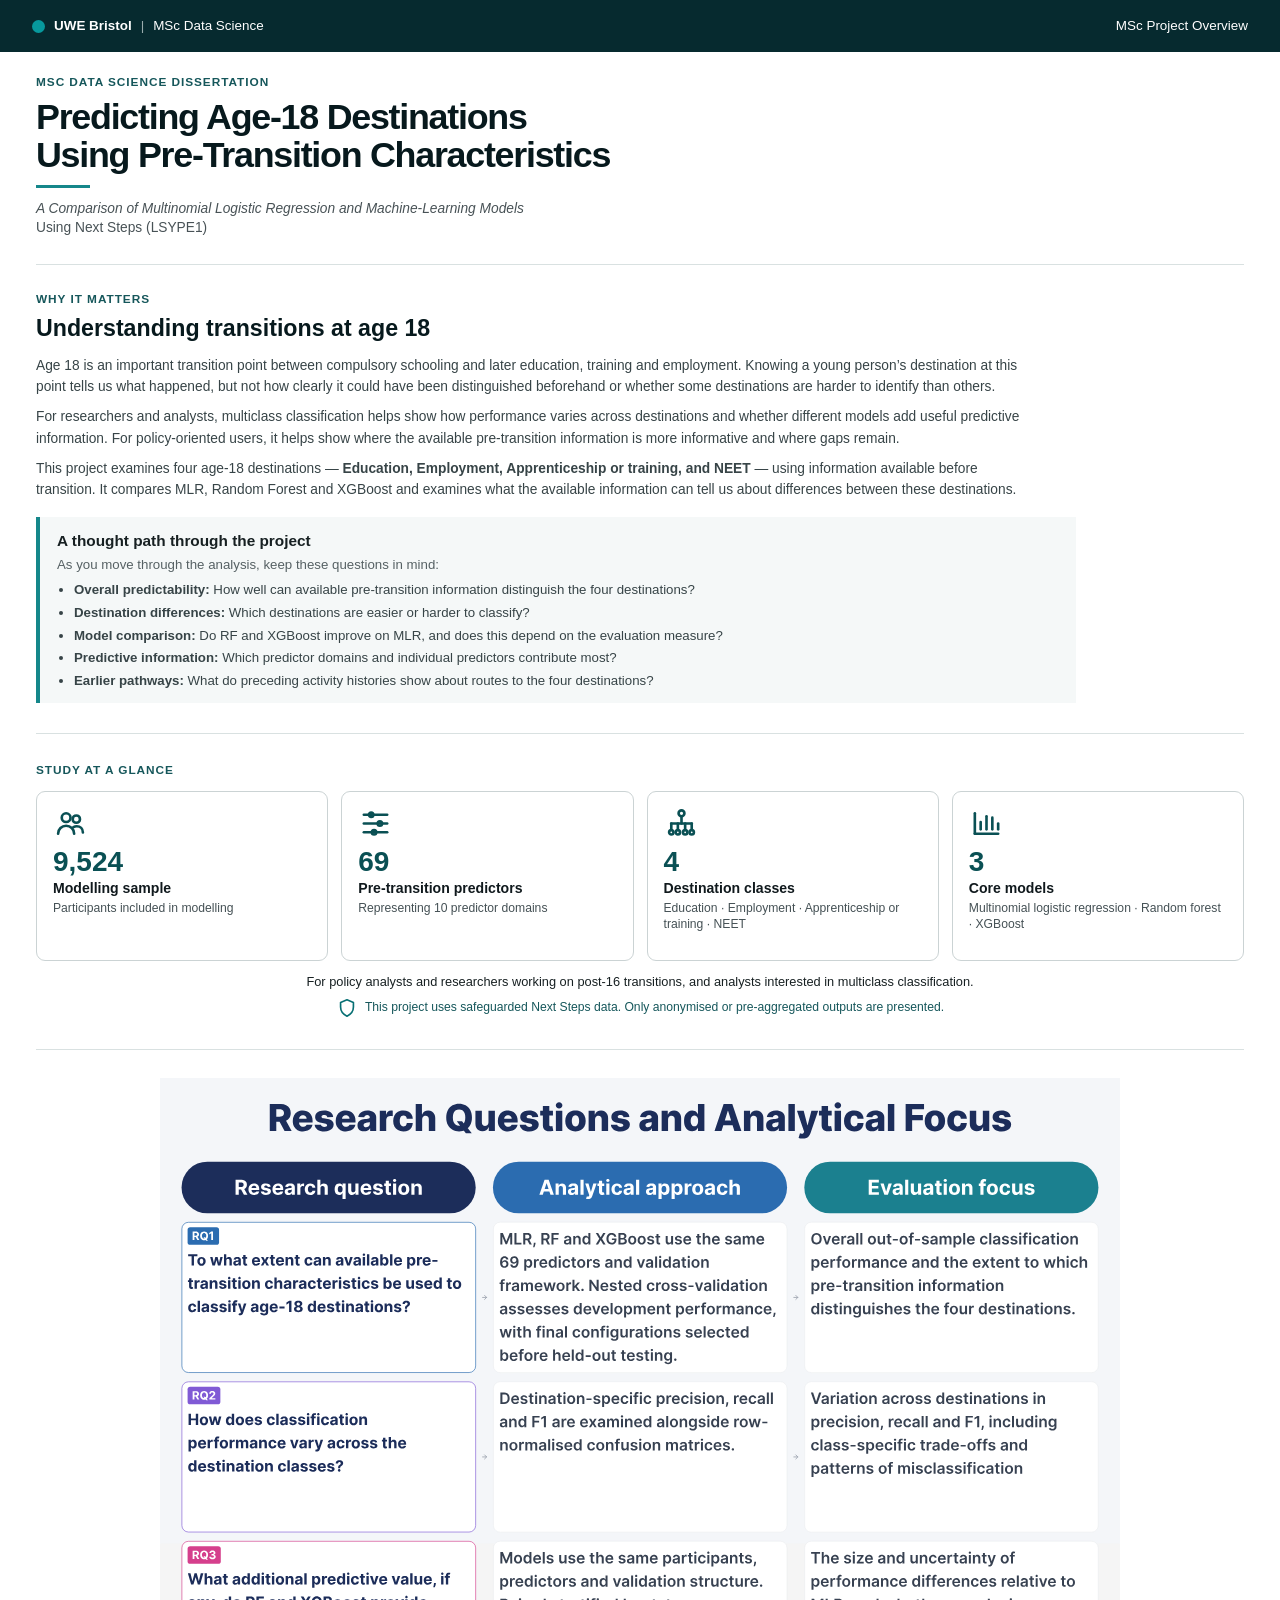
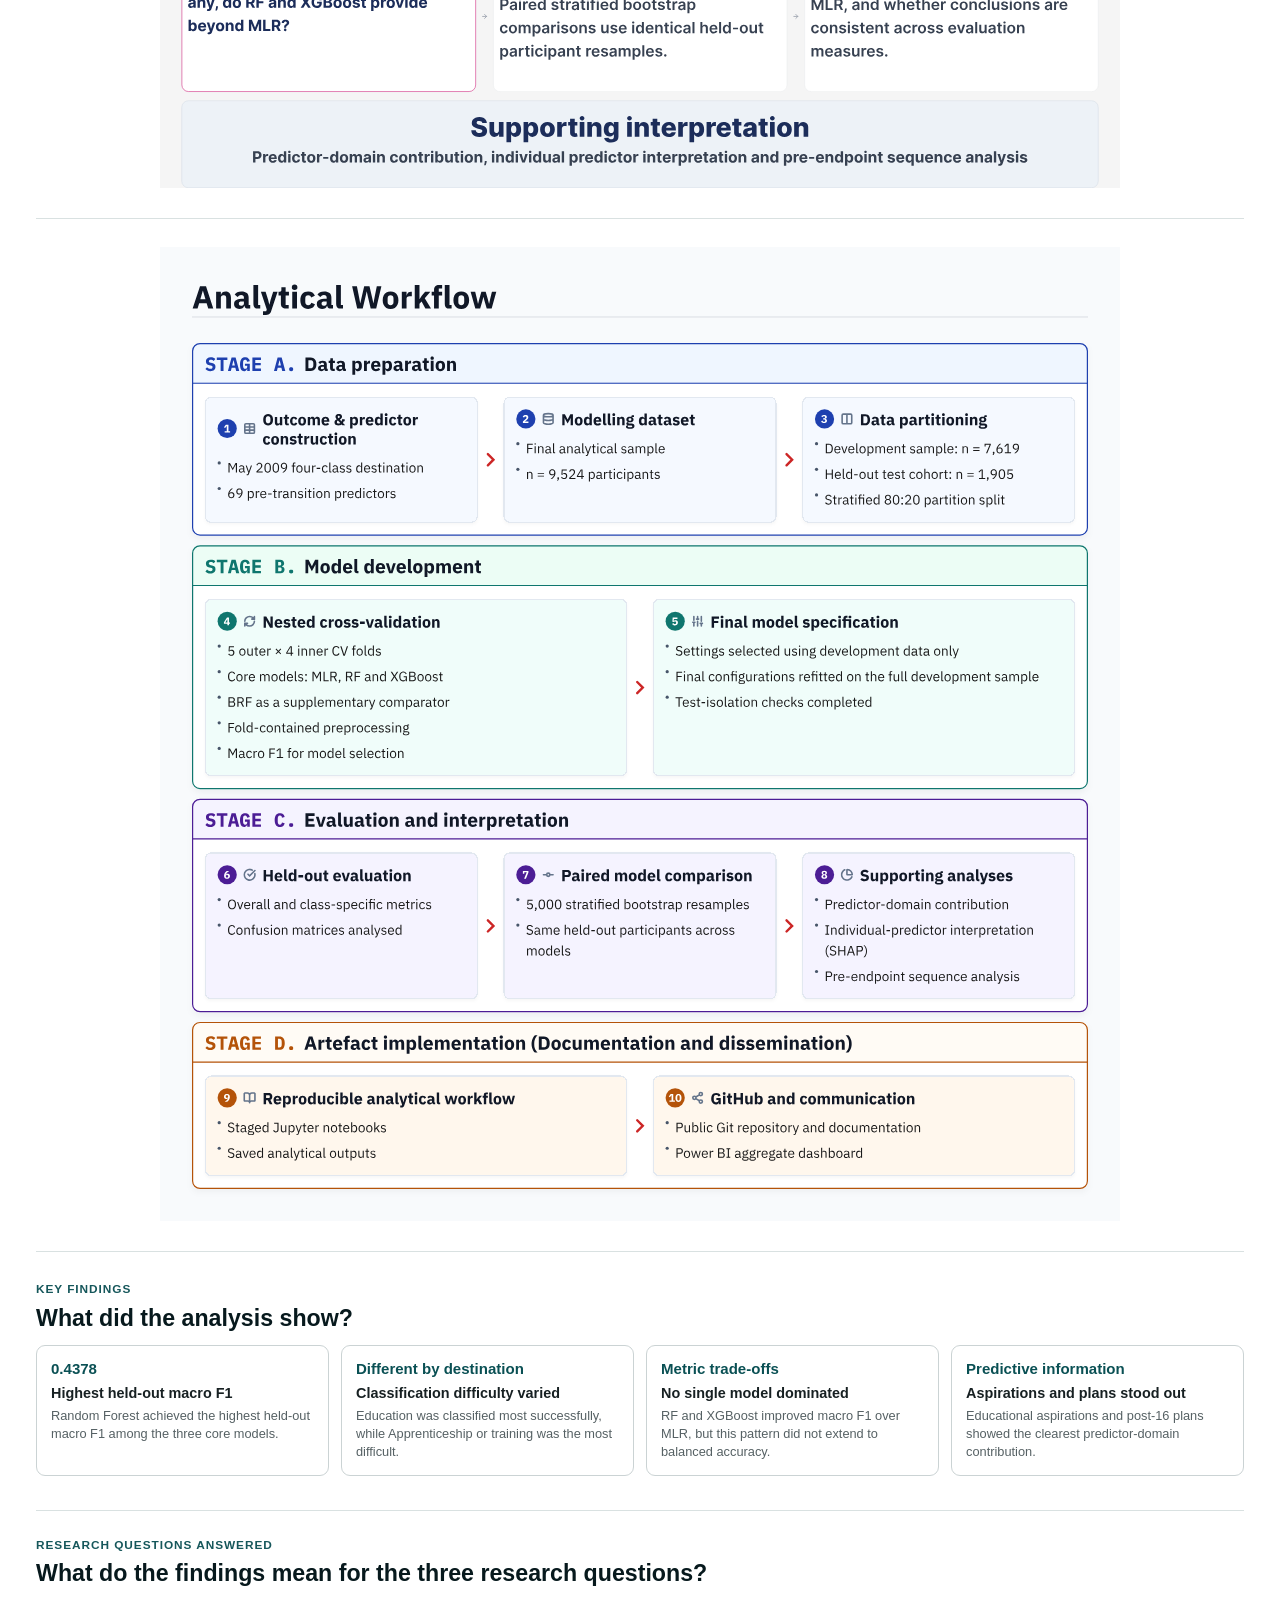
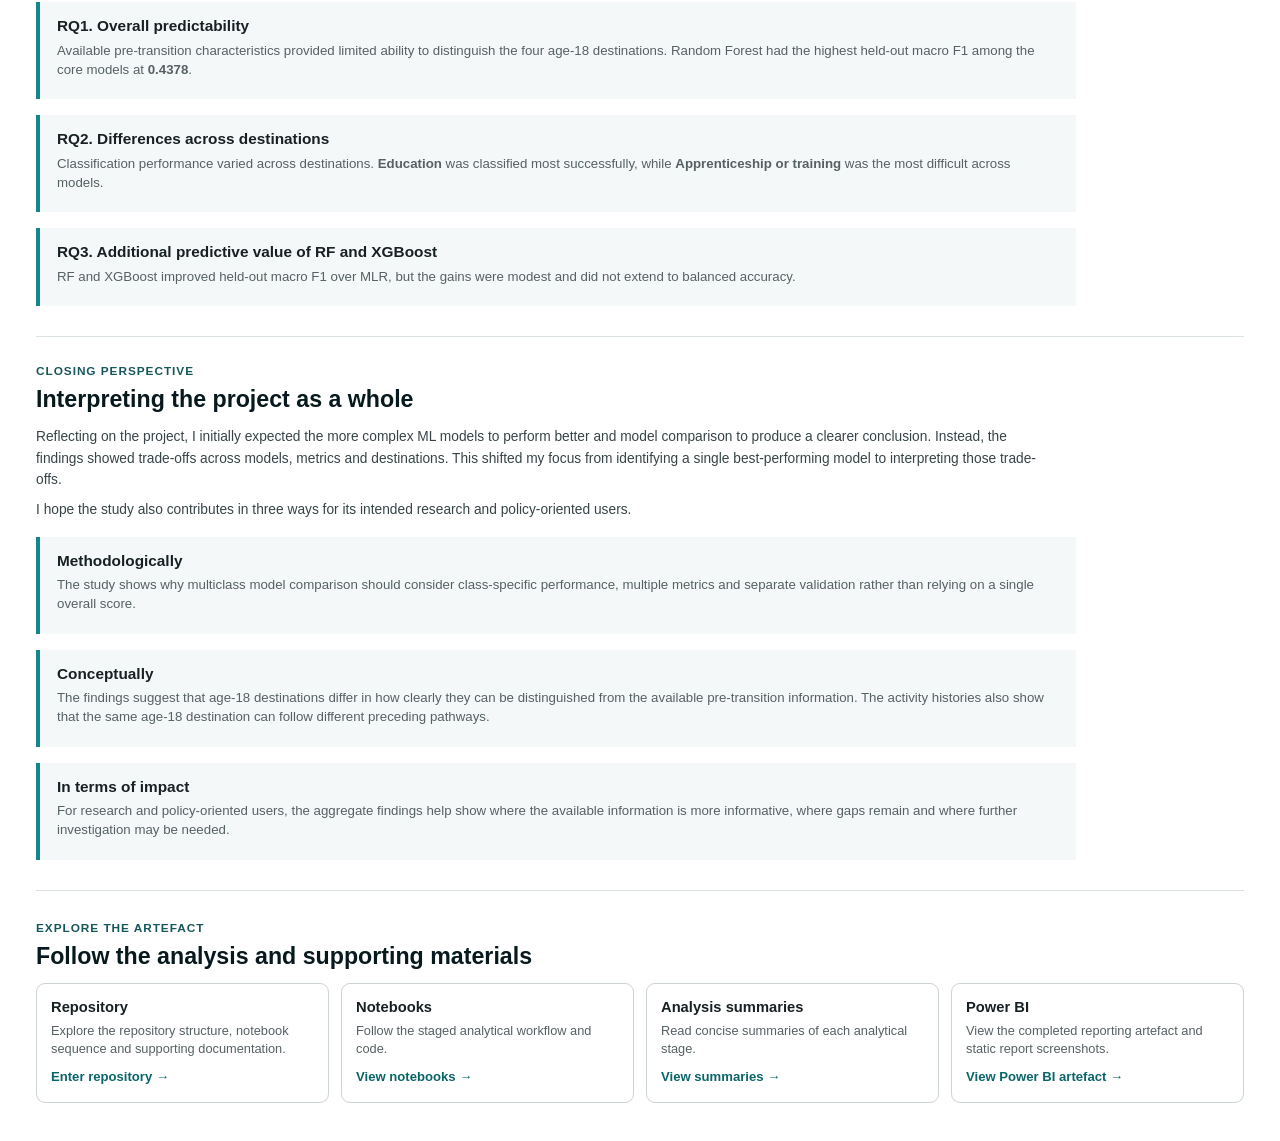
<file: docs/index.html>
<!DOCTYPE html>
<html lang="en">

<head>
  <meta charset="UTF-8">
  <meta name="viewport" content="width=device-width, initial-scale=1.0">

  <title>Predicting Age-18 Destinations Using Pre-Transition Characteristics</title>

  <link rel="stylesheet" href="styles.css">
</head>

<body>

  <header class="site-header">
    <div class="site-header-inner">

      <div class="project-identity">
        <strong>UWE Bristol</strong>
        <span class="header-divider">|</span>
        <span>MSc Data Science</span>
      </div>

      <span class="project-overview">
        MSc Project Overview
      </span>

    </div>
  </header>


  <main>

    <!-- Project title -->

    <section class="hero">

      <p class="eyebrow">
        MSc Data Science Dissertation
      </p>

      <h1>
        Predicting Age-18 Destinations<br>
        Using Pre-Transition Characteristics
      </h1>

      <p class="subtitle">
        <em>A Comparison of Multinomial Logistic Regression and Machine-Learning Models</em><br>
        Using Next Steps (LSYPE1)
      </p>

    </section>


    <!-- Why it matters -->

    <section class="story-section">

      <p class="section-eyebrow">
        Why it matters
      </p>

      <h2 class="section-title">
        Understanding transitions at age 18
      </h2>

      <div class="story-text">

        <p>
          Age 18 is an important transition point between compulsory schooling
          and later education, training and employment. Knowing a young person’s
          destination at this point tells us what happened, but not how clearly
          it could have been distinguished beforehand or whether some
          destinations are harder to identify than others.
        </p>

        <p>
          For researchers and analysts, multiclass classification helps show how
          performance varies across destinations and whether different models
          add useful predictive information. For policy-oriented users, it helps
          show where the available pre-transition information is more informative
          and where gaps remain.
        </p>

        <p>
          This project examines four age-18 destinations —
          <strong>Education, Employment, Apprenticeship or training, and NEET</strong>
          — using information available before transition. It compares MLR,
          Random Forest and XGBoost and examines what the available information
          can tell us about differences between these destinations.
        </p>

      </div>


      <div class="thought-path">

        <h3>
          A thought path through the project
        </h3>

        <p>
          As you move through the analysis, keep these questions in mind:
        </p>

        <ul>
          <li>
            <strong>Overall predictability:</strong>
            How well can available pre-transition information distinguish the four destinations?
          </li>

          <li>
            <strong>Destination differences:</strong>
            Which destinations are easier or harder to classify?
          </li>

          <li>
            <strong>Model comparison:</strong>
            Do RF and XGBoost improve on MLR, and does this depend on the evaluation measure?
          </li>

          <li>
            <strong>Predictive information:</strong>
            Which predictor domains and individual predictors contribute most?
          </li>

          <li>
            <strong>Earlier pathways:</strong>
            What do preceding activity histories show about routes to the four destinations?
          </li>
        </ul>

      </div>

    </section>


    <!-- Study at a glance -->

    <section class="study-section">

      <p class="section-eyebrow">
        Study at a glance
      </p>

      <div class="project-summary-grid">

        <article class="summary-card">

          <div class="summary-icon" aria-hidden="true">
            <svg viewBox="0 0 24 24">
              <circle cx="9" cy="8" r="3"></circle>
              <circle cx="16" cy="9" r="2.5"></circle>
              <path d="M3.5 19c0-3.2 2.5-5.5 5.5-5.5s5.5 2.3 5.5 5.5"></path>
              <path d="M14 14.5c.7-.4 1.5-.6 2.3-.6 2.4 0 4.2 1.8 4.2 4.3"></path>
            </svg>
          </div>

          <p class="summary-value">
            9,524
          </p>

          <h2 class="summary-label">
            Modelling sample
          </h2>

          <p class="summary-detail">
            Participants included in modelling
          </p>

        </article>


        <article class="summary-card">

          <div class="summary-icon" aria-hidden="true">
            <svg viewBox="0 0 24 24">
              <path d="M4 6h16"></path>
              <path d="M4 12h16"></path>
              <path d="M4 18h16"></path>
              <circle cx="9" cy="6" r="1.5"></circle>
              <circle cx="15" cy="12" r="1.5"></circle>
              <circle cx="11" cy="18" r="1.5"></circle>
            </svg>
          </div>

          <p class="summary-value">
            69
          </p>

          <h2 class="summary-label">
            Pre-transition predictors
          </h2>

          <p class="summary-detail">
            Representing 10 predictor domains
          </p>

        </article>


        <article class="summary-card">

          <div class="summary-icon" aria-hidden="true">
            <svg viewBox="0 0 24 24">
              <circle cx="12" cy="5" r="2"></circle>
              <path d="M12 7v5"></path>
              <path d="M5 12h14"></path>
              <path d="M5 12v4"></path>
              <path d="M9.5 12v4"></path>
              <path d="M14.5 12v4"></path>
              <path d="M19 12v4"></path>
              <circle cx="5" cy="18" r="1.5"></circle>
              <circle cx="9.5" cy="18" r="1.5"></circle>
              <circle cx="14.5" cy="18" r="1.5"></circle>
              <circle cx="19" cy="18" r="1.5"></circle>
            </svg>
          </div>

          <p class="summary-value">
            4
          </p>

          <h2 class="summary-label">
            Destination classes
          </h2>

          <p class="summary-detail">
            Education · Employment · Apprenticeship or training · NEET
          </p>

        </article>


        <article class="summary-card">

          <div class="summary-icon" aria-hidden="true">
            <svg viewBox="0 0 24 24">
              <path d="M4 19V5"></path>
              <path d="M4 19h16"></path>
              <path d="M8 16v-5"></path>
              <path d="M12 16V7"></path>
              <path d="M16 16v-8"></path>
              <path d="M20 16v-4"></path>
            </svg>
          </div>

          <p class="summary-value">
            3
          </p>

          <h2 class="summary-label">
            Core models
          </h2>

          <p class="summary-detail">
            Multinomial logistic regression · Random forest · XGBoost
          </p>

        </article>

      </div>


      <div class="project-audience">
        <p>
          For policy analysts and researchers working on post-16 transitions,
          and analysts interested in multiclass classification.
        </p>
      </div>


      <div class="data-protection-note">

        <div class="data-protection-icon" aria-hidden="true">
          <svg viewBox="0 0 24 24">
            <path d="M12 3l7 3v5c0 4.6-2.8 8-7 10-4.2-2-7-5.4-7-10V6l7-3z"></path>
          </svg>
        </div>

        <p>
          This project uses safeguarded Next Steps data.
          Only anonymised or pre-aggregated outputs are presented.
        </p>

      </div>

    </section>


    <!-- Research questions -->

    <section id="research-questions" class="research-focus-section">

      <div class="research-focus-figure">
        <img
          src="assets/github_RQS.svg"
          alt="Research questions, analytical approaches, evaluation focus and supporting interpretation for the study."
        >
      </div>

    </section>


    <!-- Analytical workflow -->

    <section class="research-focus-section">

      <div class="research-focus-figure">
        <img
          src="assets/github_workflow.svg"
          alt="Analytical workflow from outcome and predictor construction through model development, held-out evaluation and interpretation."
        >
      </div>

    </section>


    <!-- Key findings -->

    <section class="key-findings-section">

      <p class="section-eyebrow">
        Key findings
      </p>

      <h2 class="section-title">
        What did the analysis show?
      </h2>

      <div class="key-findings-grid">

        <article class="finding-card">

          <p class="finding-highlight">
            0.4378
          </p>

          <h3>
            Highest held-out macro F1
          </h3>

          <p>
            Random Forest achieved the highest held-out macro F1 among the three core models.
          </p>

        </article>


        <article class="finding-card">

          <p class="finding-highlight">
            Different by destination
          </p>

          <h3>
            Classification difficulty varied
          </h3>

          <p>
            Education was classified most successfully, while Apprenticeship or training was the most difficult.
          </p>

        </article>


        <article class="finding-card">

          <p class="finding-highlight">
            Metric trade-offs
          </p>

          <h3>
            No single model dominated
          </h3>

          <p>
            RF and XGBoost improved macro F1 over MLR, but this pattern did not extend to balanced accuracy.
          </p>

        </article>


        <article class="finding-card">

          <p class="finding-highlight">
            Predictive information
          </p>

          <h3>
            Aspirations and plans stood out
          </h3>

          <p>
            Educational aspirations and post-16 plans showed the clearest predictor-domain contribution.
          </p>

        </article>

      </div>

    </section>


    <!-- Research questions answered -->

    <section class="story-section">

      <p class="section-eyebrow">
        Research questions answered
      </p>

      <h2 class="section-title">
        What do the findings mean for the three research questions?
      </h2>


      <div class="thought-path">

        <h3>
          RQ1. Overall predictability
        </h3>

        <p>
          Available pre-transition characteristics provided limited ability to
          distinguish the four age-18 destinations. Random Forest had the highest
          held-out macro F1 among the core models at <strong>0.4378</strong>.
        </p>

      </div>


      <div class="thought-path">

        <h3>
          RQ2. Differences across destinations
        </h3>

        <p>
          Classification performance varied across destinations.
          <strong>Education</strong> was classified most successfully, while
          <strong>Apprenticeship or training</strong> was the most difficult
          across models.
        </p>

      </div>


      <div class="thought-path">

        <h3>
          RQ3. Additional predictive value of RF and XGBoost
        </h3>

        <p>
          RF and XGBoost improved held-out macro F1 over MLR, but the gains were
          modest and did not extend to balanced accuracy.
        </p>

      </div>

    </section>


    <!-- Closing perspective -->

    <section class="story-section">

      <p class="section-eyebrow">
        Closing perspective
      </p>

      <h2 class="section-title">
        Interpreting the project as a whole
      </h2>

      <div class="story-text">

        <p>
          Reflecting on the project, I initially expected the more complex ML
          models to perform better and model comparison to produce a clearer
          conclusion. Instead, the findings showed trade-offs across models,
          metrics and destinations. This shifted my focus from identifying a
          single best-performing model to interpreting those trade-offs.
        </p>

        <p>
          I hope the study also contributes in three ways for its intended
          research and policy-oriented users.
        </p>

      </div>


      <div class="thought-path">

        <h3>
          Methodologically
        </h3>

        <p>
          The study shows why multiclass model comparison should consider
          class-specific performance, multiple metrics and separate validation
          rather than relying on a single overall score.
        </p>

      </div>


      <div class="thought-path">

        <h3>
          Conceptually
        </h3>

        <p>
          The findings suggest that age-18 destinations differ in how clearly
          they can be distinguished from the available pre-transition
          information. The activity histories also show that the same age-18
          destination can follow different preceding pathways.
        </p>

      </div>


      <div class="thought-path">

        <h3>
          In terms of impact
        </h3>

        <p>
          For research and policy-oriented users, the aggregate findings help
          show where the available information is more informative, where gaps
          remain and where further investigation may be needed.
        </p>

      </div>

    </section>


    <!-- Explore the artefact -->

    <section class="explore-section">

      <p class="section-eyebrow">
        Explore the artefact
      </p>

      <h2 class="section-title">
        Follow the analysis and supporting materials
      </h2>

      <div class="explore-grid">

        <a
          class="explore-card"
          href="https://github.com/going-091/next-steps-age18-destination-classification#readme"
        >
          <h3>Repository</h3>
          <p>
            Explore the repository structure, notebook sequence and supporting documentation.
          </p>
          <span>Enter repository →</span>
        </a>


        <a
          class="explore-card"
          href="https://github.com/going-091/next-steps-age18-destination-classification/tree/main/notebooks"
          target="_blank"
          rel="noopener noreferrer"
        >
          <h3>Notebooks</h3>
          <p>
            Follow the staged analytical workflow and code.
          </p>
          <span>View notebooks →</span>
        </a>


        <a
          class="explore-card"
          href="https://github.com/going-091/next-steps-age18-destination-classification/tree/main/analysis_summaries"
          target="_blank"
          rel="noopener noreferrer"
        >
          <h3>Analysis summaries</h3>
          <p>
            Read concise summaries of each analytical stage.
          </p>
          <span>View summaries →</span>
        </a>


        <a
          class="explore-card"
          href="powerbi.html"
        >
          <h3>Power BI</h3>
          <p>
            View the completed reporting artefact and static report screenshots.
          </p>
          <span>View Power BI artefact →</span>
        </a>

      </div>

    </section>


  </main>

</body>

</html>
</file>
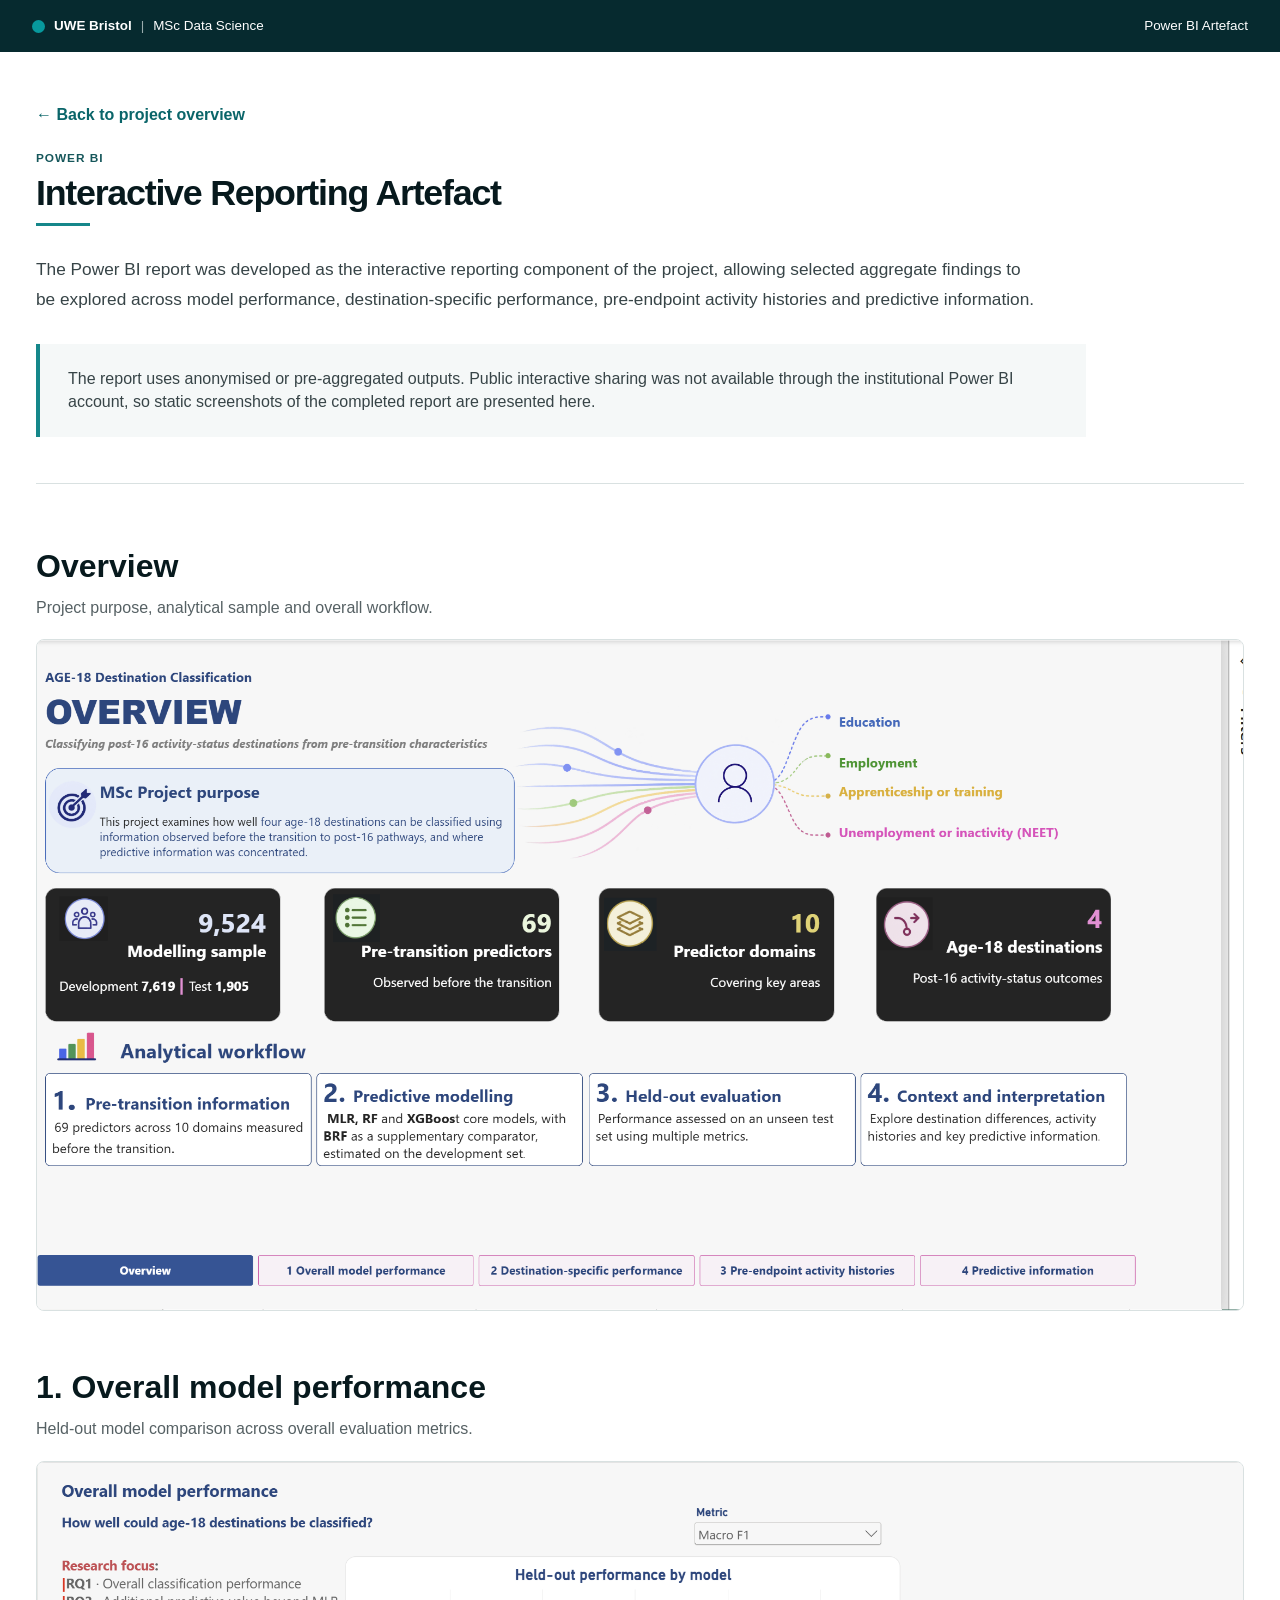
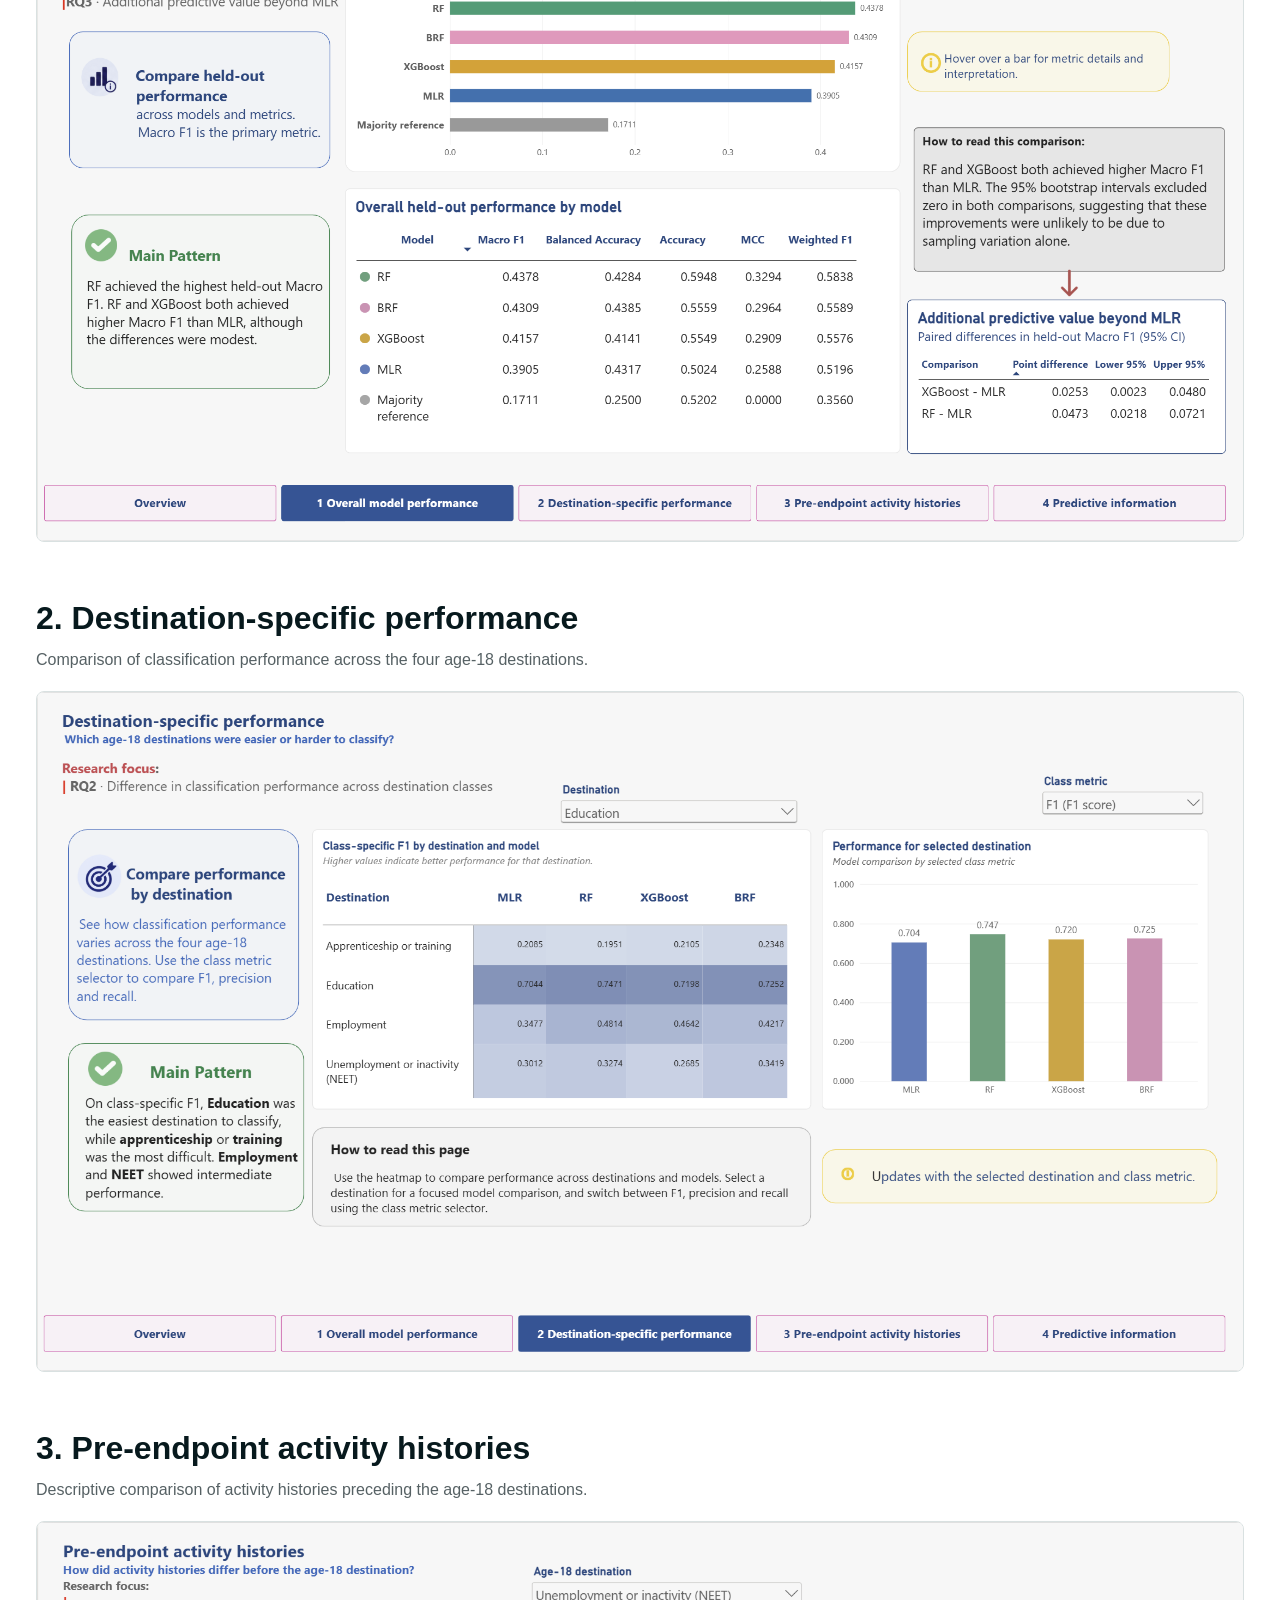
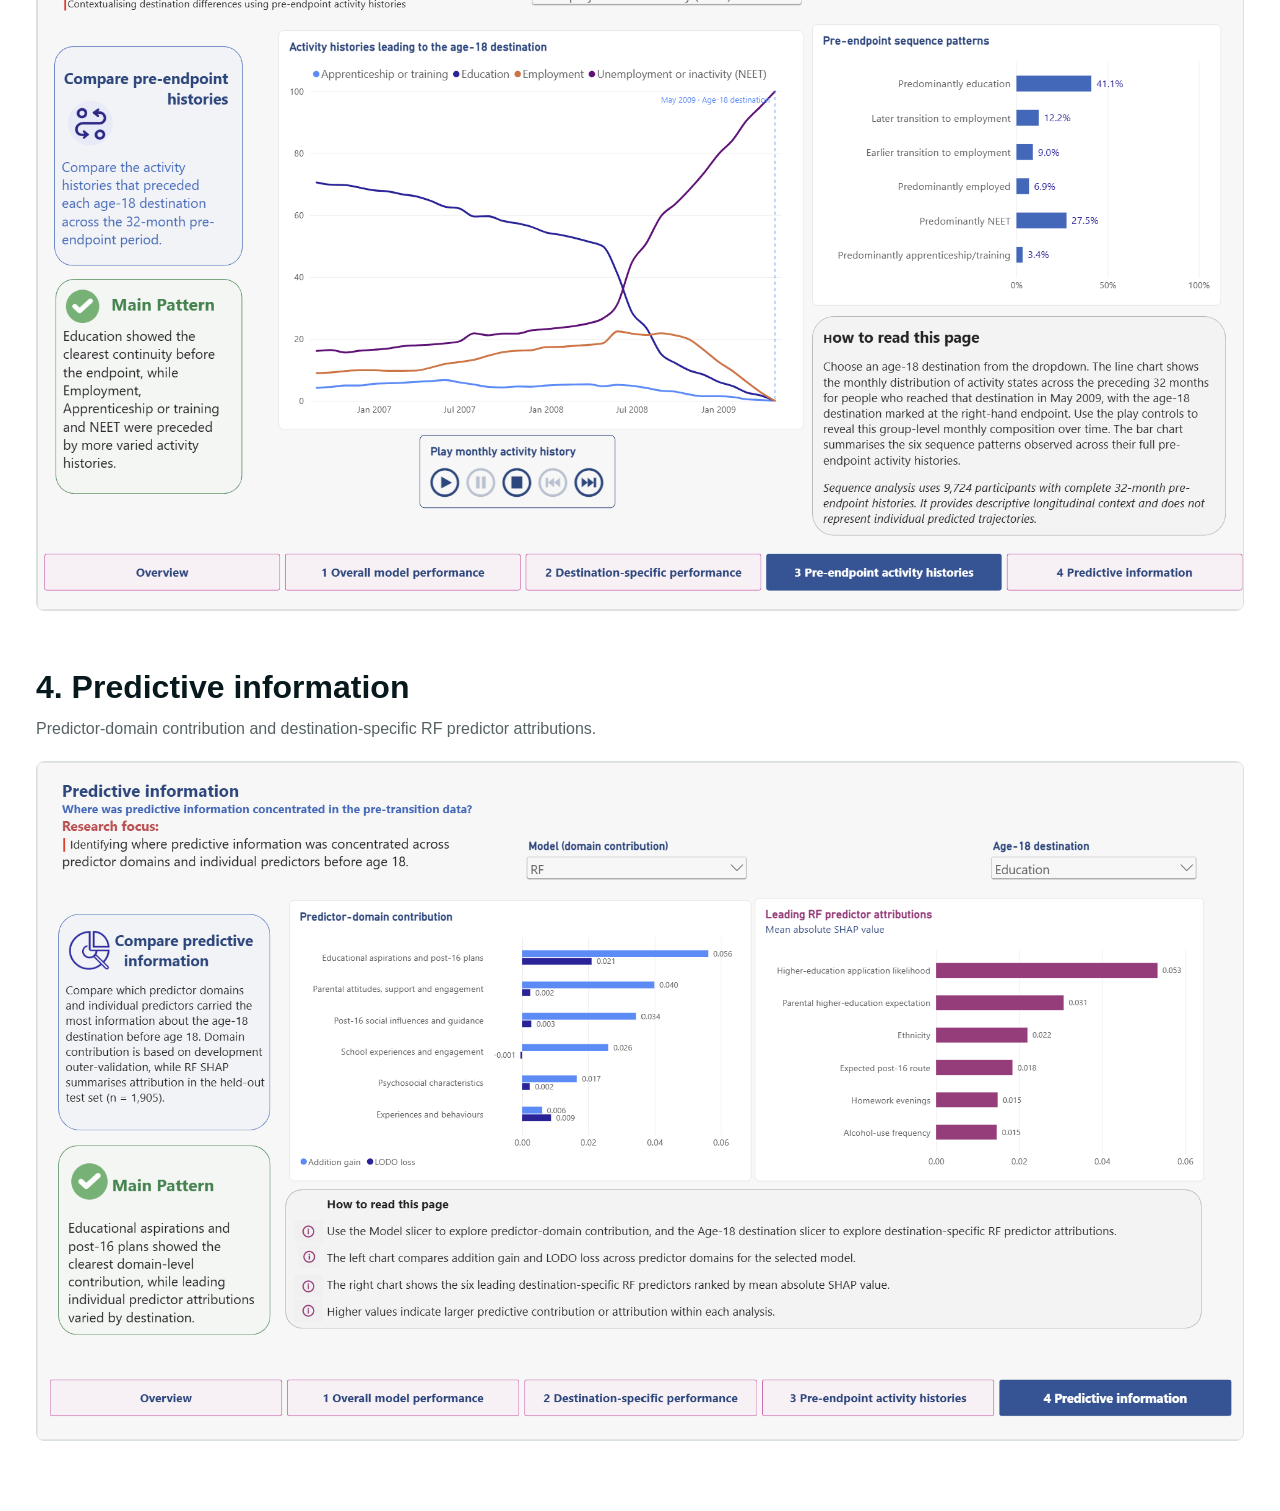
<file: docs/powerbi.html>
<!DOCTYPE html>
<html lang="en">

<head>
  <meta charset="UTF-8">
  <meta name="viewport" content="width=device-width, initial-scale=1.0">

  <title>Power BI Artefact | Age-18 Destinations</title>

  <link rel="stylesheet" href="styles.css">

  <style>
    .subpage-header {
      padding: 52px 0 46px;
    }

    .back-link {
      display: inline-block;
      margin-bottom: 24px;
      color: #0a6569;
      font-weight: 700;
      text-decoration: none;
    }

    .back-link:hover,
    .back-link:focus {
      text-decoration: underline;
    }

    .powerbi-intro {
      max-width: 1000px;
      margin-top: 28px;
      color: #374447;
      font-size: 1.08rem;
      line-height: 1.75;
    }

    .powerbi-note {
      max-width: 1050px;
      margin-top: 30px;
      padding: 24px 28px;
      border-left: 4px solid #15878a;
      background: #f5f8f8;
      color: #374447;
    }

    .powerbi-note p {
      margin: 0;
    }

    .report-section {
      padding: 60px 0 70px;
      border-top: 1px solid #d9e1e1;
    }

    .report-shot {
      margin: 0 0 54px;
    }

    .report-shot:last-child {
      margin-bottom: 0;
    }

    .report-shot h2 {
      margin: 0 0 8px;
      color: #07191d;
      font-size: clamp(1.6rem, 2.5vw, 2.3rem);
    }

    .report-shot p {
      margin: 0 0 20px;
      color: #566164;
      font-size: 1rem;
    }

    .report-shot img {
      display: block;
      width: 100%;
      height: auto;
      border: 1px solid #d9e1e1;
      border-radius: 8px;
    }

    @media (max-width: 600px) {
      .subpage-header {
        padding: 36px 0 40px;
      }

      .report-section {
        padding: 42px 0 50px;
      }

      .powerbi-note {
        padding: 20px;
      }
    }
  </style>
</head>


<body>

  <header class="site-header">
    <div class="site-header-inner">

      <div class="project-identity">
        <strong>UWE Bristol</strong>
        <span class="header-divider">|</span>
        <span>MSc Data Science</span>
      </div>

      <span class="project-overview">
        Power BI Artefact
      </span>

    </div>
  </header>


  <main>

    <section class="subpage-header">

      <a class="back-link" href="index.html">
        ← Back to project overview
      </a>

      <p class="section-eyebrow">
        Power BI
      </p>

      <h1>
        Interactive Reporting Artefact
      </h1>

      <div class="powerbi-intro">

        <p>
          The Power BI report was developed as the interactive reporting
          component of the project, allowing selected aggregate findings to be
          explored across model performance, destination-specific performance,
          pre-endpoint activity histories and predictive information.
        </p>

      </div>


      <div class="powerbi-note">

        <p>
          The report uses anonymised or pre-aggregated outputs.
          Public interactive sharing was not available through the institutional
          Power BI account, so static screenshots of the completed report are
          presented here.
        </p>

      </div>

    </section>


    <section class="report-section">

      <div class="report-shot">

        <h2>
          Overview
        </h2>

        <p>
          Project purpose, analytical sample and overall workflow.
        </p>

        <img
          src="powerbi/overview.png"
          alt="Power BI overview page showing the project purpose, modelling sample, predictors, predictor domains, destination classes and analytical workflow."
        >

      </div>


      <div class="report-shot">

        <h2>
          1. Overall model performance
        </h2>

        <p>
          Held-out model comparison across overall evaluation metrics.
        </p>

        <img
          src="powerbi/page1_performance.png"
          alt="Power BI page showing held-out overall model performance."
        >

      </div>


      <div class="report-shot">

        <h2>
          2. Destination-specific performance
        </h2>

        <p>
          Comparison of classification performance across the four age-18 destinations.
        </p>

        <img
          src="powerbi/page2_destinations.png"
          alt="Power BI page showing destination-specific classification performance."
        >

      </div>


      <div class="report-shot">

        <h2>
          3. Pre-endpoint activity histories
        </h2>

        <p>
          Descriptive comparison of activity histories preceding the age-18 destinations.
        </p>

        <img
          src="powerbi/page3_histories.png"
          alt="Power BI page showing pre-endpoint activity histories."
        >

      </div>


      <div class="report-shot">

        <h2>
          4. Predictive information
        </h2>

        <p>
          Predictor-domain contribution and destination-specific RF predictor attributions.
        </p>

        <img
          src="powerbi/page4_predictors.png"
          alt="Power BI page showing predictor-domain contribution and predictive information."
        >

      </div>

    </section>

  </main>

</body>

</html>
</file>
<file: docs/styles.css>
* {
  box-sizing: border-box;
}

body {
  margin: 0;
  background: #ffffff;
  color: #172022;
  font-family: Arial, Helvetica, sans-serif;
  line-height: 1.4;
}


/* MSc project header */

.site-header {
  background: #062a2f;
  color: #ffffff;
}

.site-header-inner {
  width: min(1500px, calc(100% - 64px));
  min-height: 52px;
  margin: 0 auto;
  padding: 9px 0;
  display: flex;
  justify-content: space-between;
  align-items: center;
}

.project-identity {
  display: flex;
  align-items: center;
  gap: 9px;
  font-size: clamp(0.84rem, 0.9vw, 1rem);
}

.project-identity::before {
  content: "";
  width: 13px;
  height: 13px;
  flex: 0 0 auto;
  border-radius: 50%;
  background: #07999d;
}

.header-divider {
  color: #9aabad;
}

.project-overview {
  font-size: clamp(0.84rem, 0.9vw, 1rem);
}


/* Main */

main {
  width: min(1450px, calc(100% - 72px));
  margin: 0 auto;
}


/* Project title */

.hero {
  padding: 22px 0 27px;
}

.eyebrow,
.section-eyebrow {
  margin: 0 0 7px;
  color: #16575b;
  font-size: 0.74rem;
  font-weight: 700;
  letter-spacing: 0.08em;
  text-transform: uppercase;
}

h1 {
  margin: 0;
  max-width: 1250px;
  color: #07191d;
  font-size: clamp(1.95rem, 2.8vw, 2.85rem);
  line-height: 1.06;
  letter-spacing: -0.035em;
}

h1::after {
  content: "";
  display: block;
  width: 54px;
  height: 3px;
  margin-top: 11px;
  background: #15878a;
}

.subtitle {
  margin: 11px 0 0;
  color: #485256;
  font-size: clamp(0.86rem, 1vw, 1rem);
  line-height: 1.4;
}

.subtitle em {
  font-weight: 400;
}


/* Story */

.story-section {
  padding: 26px 0 30px;
  border-top: 1px solid #d9e1e1;
}

.section-title {
  margin: 0 0 14px;
  color: #07191d;
  font-size: clamp(1.45rem, 1.8vw, 1.85rem);
  line-height: 1.12;
}

.story-text {
  max-width: 1000px;
  color: #374447;
  font-size: 0.86rem;
  line-height: 1.55;
}

.story-text p {
  margin: 0 0 9px;
}

.thought-path {
  max-width: 1040px;
  margin-top: 16px;
  padding: 13px 17px;
  border-left: 4px solid #15878a;
  background: #f5f8f8;
}

.thought-path h3 {
  margin: 0 0 4px;
  color: #172022;
  font-size: 0.96rem;
}

.thought-path p {
  margin: 0 0 7px;
  color: #566164;
  font-size: 0.83rem;
  line-height: 1.45;
}

.thought-path ul {
  margin: 0;
  padding-left: 17px;
}

.thought-path li {
  margin-bottom: 4px;
  color: #374447;
  font-size: 0.83rem;
  line-height: 1.4;
}

.thought-path li:last-child {
  margin-bottom: 0;
}


/* Study at a glance */

.study-section {
  padding: 28px 0 30px;
  border-top: 1px solid #d9e1e1;
}

.project-summary-grid {
  display: grid;
  grid-template-columns: repeat(4, 1fr);
  gap: 13px;
  margin-top: 12px;
}

.summary-card {
  min-height: 170px;
  padding: 14px 16px;
  border: 1px solid #cbd3d4;
  border-radius: 9px;
  background: #ffffff;
}

.summary-icon {
  width: 35px;
  height: 35px;
  margin-bottom: 7px;
  color: #0a5054;
}

.summary-icon svg {
  width: 100%;
  height: 100%;
  fill: none;
  stroke: currentColor;
  stroke-width: 1.8;
  stroke-linecap: round;
  stroke-linejoin: round;
}

.summary-value {
  margin: 0 0 4px;
  color: #0a5054;
  font-size: clamp(1.75rem, 2.1vw, 2.15rem);
  font-weight: 700;
  line-height: 1;
}

.summary-label {
  margin: 0 0 4px;
  color: #10191d;
  font-size: clamp(0.88rem, 0.95vw, 0.98rem);
  line-height: 1.2;
}

.summary-detail {
  margin: 0;
  color: #455155;
  font-size: clamp(0.76rem, 0.82vw, 0.84rem);
  line-height: 1.3;
}


/* Intended users */

.project-audience {
  max-width: 1000px;
  margin: 12px auto 0;
  text-align: center;
  color: #172022;
  font-size: clamp(0.8rem, 0.85vw, 0.88rem);
}

.project-audience p {
  margin: 0;
}


/* Safeguarded data */

.data-protection-note {
  margin-top: 6px;
  display: flex;
  justify-content: center;
  align-items: center;
  gap: 7px;
  color: #16575b;
  font-size: clamp(0.76rem, 0.82vw, 0.84rem);
}

.data-protection-note p {
  margin: 0;
}

.data-protection-icon {
  width: 22px;
  height: 22px;
  flex: 0 0 auto;
  color: #087074;
}

.data-protection-icon svg {
  width: 100%;
  height: 100%;
  fill: none;
  stroke: currentColor;
  stroke-width: 1.8;
  stroke-linecap: round;
  stroke-linejoin: round;
}


/* Research questions and workflow */

.research-focus-section {
  padding: 28px 0 30px;
  border-top: 1px solid #d9e1e1;
}

.research-focus-figure {
  display: flex;
  justify-content: center;
}

.research-focus-figure img {
  display: block;
  width: 100%;
  max-width: 960px;
  height: auto;
}


/* Key findings */

.key-findings-section {
  padding: 29px 0 34px;
  border-top: 1px solid #d9e1e1;
}

.key-findings-grid {
  display: grid;
  grid-template-columns: repeat(4, 1fr);
  gap: 12px;
}

.finding-card {
  padding: 14px;
  border: 1px solid #cbd3d4;
  border-radius: 9px;
  background: #ffffff;
}

.finding-highlight {
  margin: 0 0 6px;
  color: #0a5054;
  font-size: 0.94rem;
  font-weight: 700;
  line-height: 1.2;
}

.finding-card h3 {
  margin: 0 0 5px;
  color: #172022;
  font-size: 0.9rem;
  line-height: 1.25;
}

.finding-card p:last-child {
  margin: 0;
  color: #566164;
  font-size: 0.8rem;
  line-height: 1.4;
}


/* Explore the artefact */

.explore-section {
  padding: 29px 0 38px;
  border-top: 1px solid #d9e1e1;
}

.explore-grid {
  display: grid;
  grid-template-columns: repeat(4, 1fr);
  gap: 12px;
}

.explore-card {
  display: block;
  padding: 14px;
  border: 1px solid #cbd3d4;
  border-radius: 9px;
  background: #ffffff;
  color: inherit;
  text-decoration: none;
  transition:
    transform 0.15s ease,
    border-color 0.15s ease,
    box-shadow 0.15s ease;
}

.explore-card:hover,
.explore-card:focus {
  transform: translateY(-2px);
  border-color: #15878a;
  box-shadow: 0 8px 22px rgba(7, 25, 29, 0.08);
}

.explore-card h3 {
  margin: 0 0 5px;
  color: #172022;
  font-size: 0.92rem;
  line-height: 1.25;
}

.explore-card p {
  margin: 0 0 8px;
  color: #566164;
  font-size: 0.8rem;
  line-height: 1.4;
}

.explore-card span {
  color: #0a6569;
  font-size: 0.82rem;
  font-weight: 700;
}


/* Smaller screens */

@media (max-width: 1000px) {

  main {
    width: min(100% - 44px, 1450px);
  }

  .project-summary-grid,
  .key-findings-grid,
  .explore-grid {
    grid-template-columns: repeat(2, 1fr);
  }

  .summary-card {
    min-height: 160px;
  }
}

@media (max-width: 600px) {

  .site-header-inner {
    width: min(100% - 24px, 1500px);
    min-height: 52px;
  }

  .project-identity {
    gap: 6px;
    font-size: 0.78rem;
  }

  .project-identity::before {
    width: 11px;
    height: 11px;
  }

  .project-overview {
    display: none;
  }

  main {
    width: min(100% - 24px, 1450px);
  }

  .hero {
    padding: 22px 0 26px;
  }

  h1 {
    font-size: 1.8rem;
  }

  .subtitle {
    font-size: 0.86rem;
  }

  .story-section {
    padding: 24px 0 28px;
  }

  .section-title {
    font-size: 1.45rem;
  }

  .thought-path {
    margin-top: 14px;
    padding: 12px 15px;
  }

  .project-summary-grid,
  .key-findings-grid,
  .explore-grid {
    grid-template-columns: 1fr;
    gap: 10px;
  }

  .summary-card {
    min-height: auto;
  }

  .data-protection-note {
    align-items: flex-start;
    text-align: left;
  }

  .research-focus-section {
    padding: 24px 0 27px;
  }

  .key-findings-section,
  .explore-section {
    padding: 26px 0 30px;
  }
}
</file>
